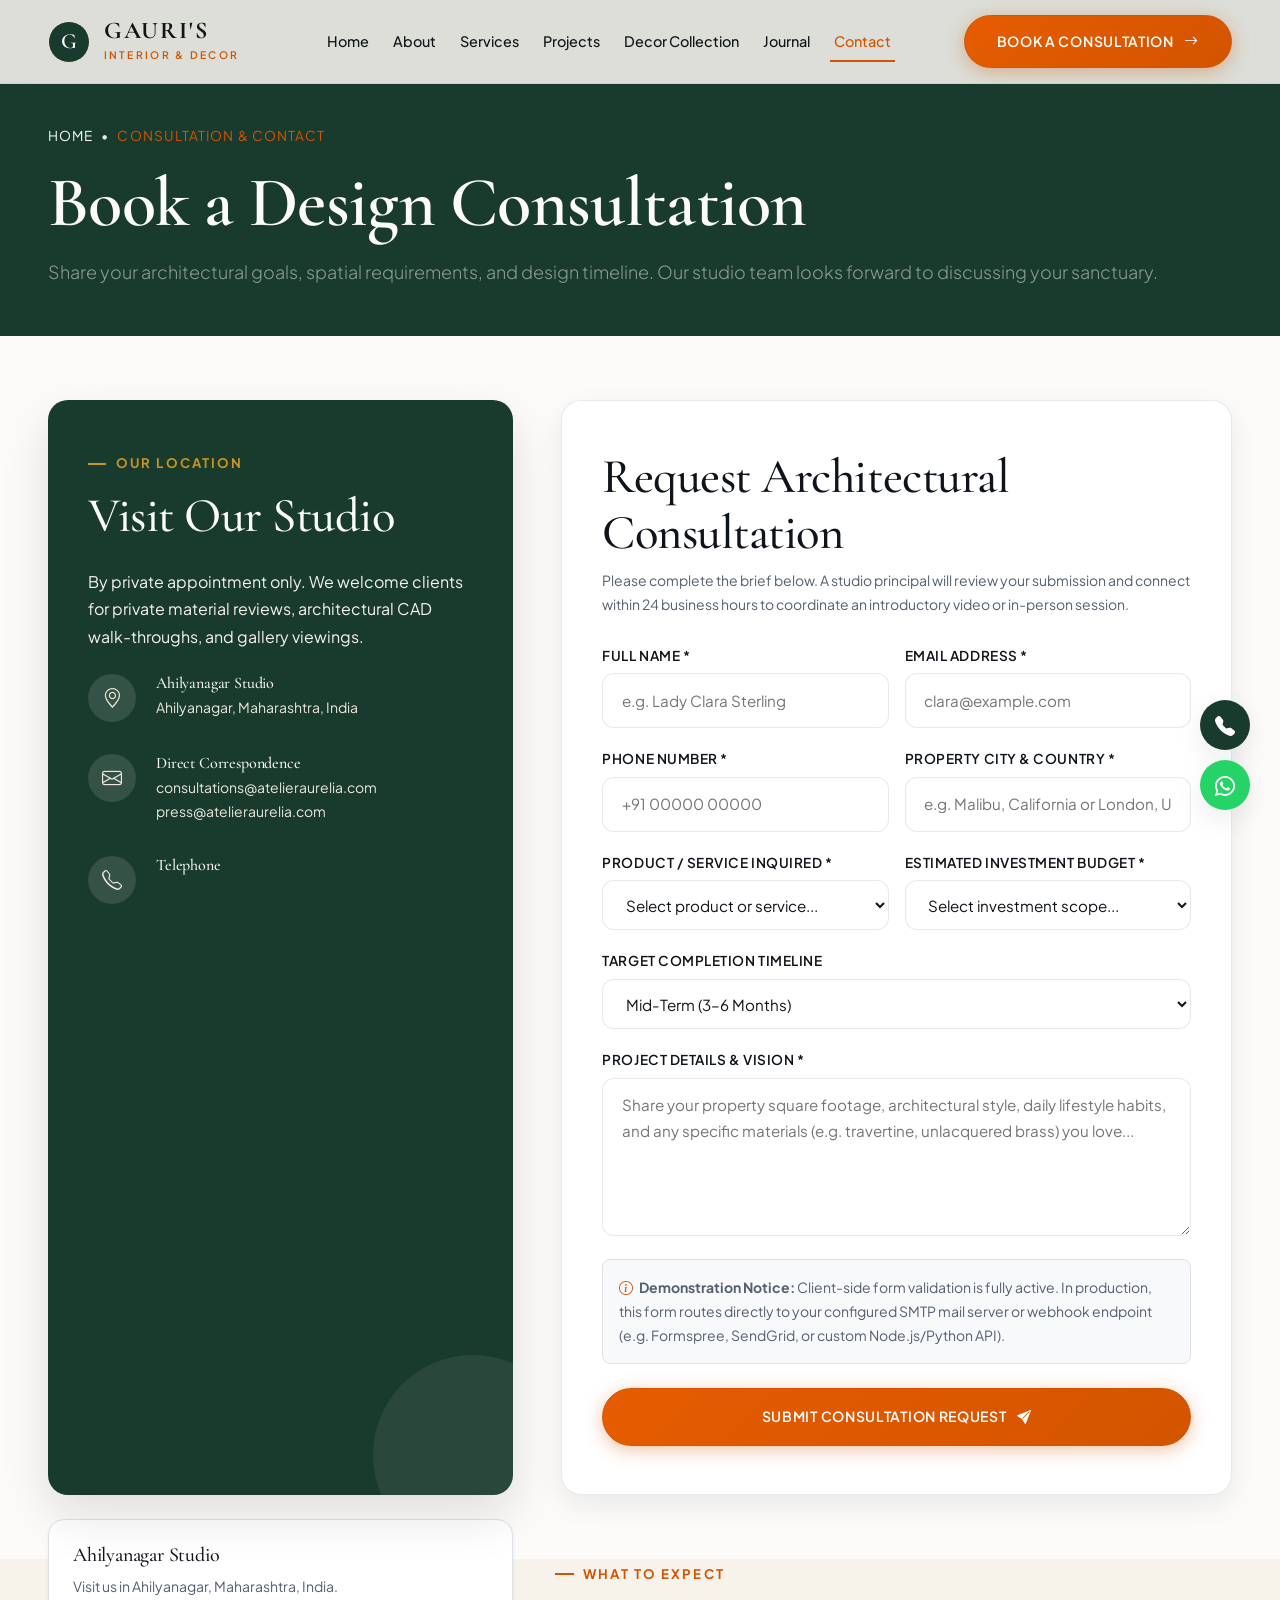
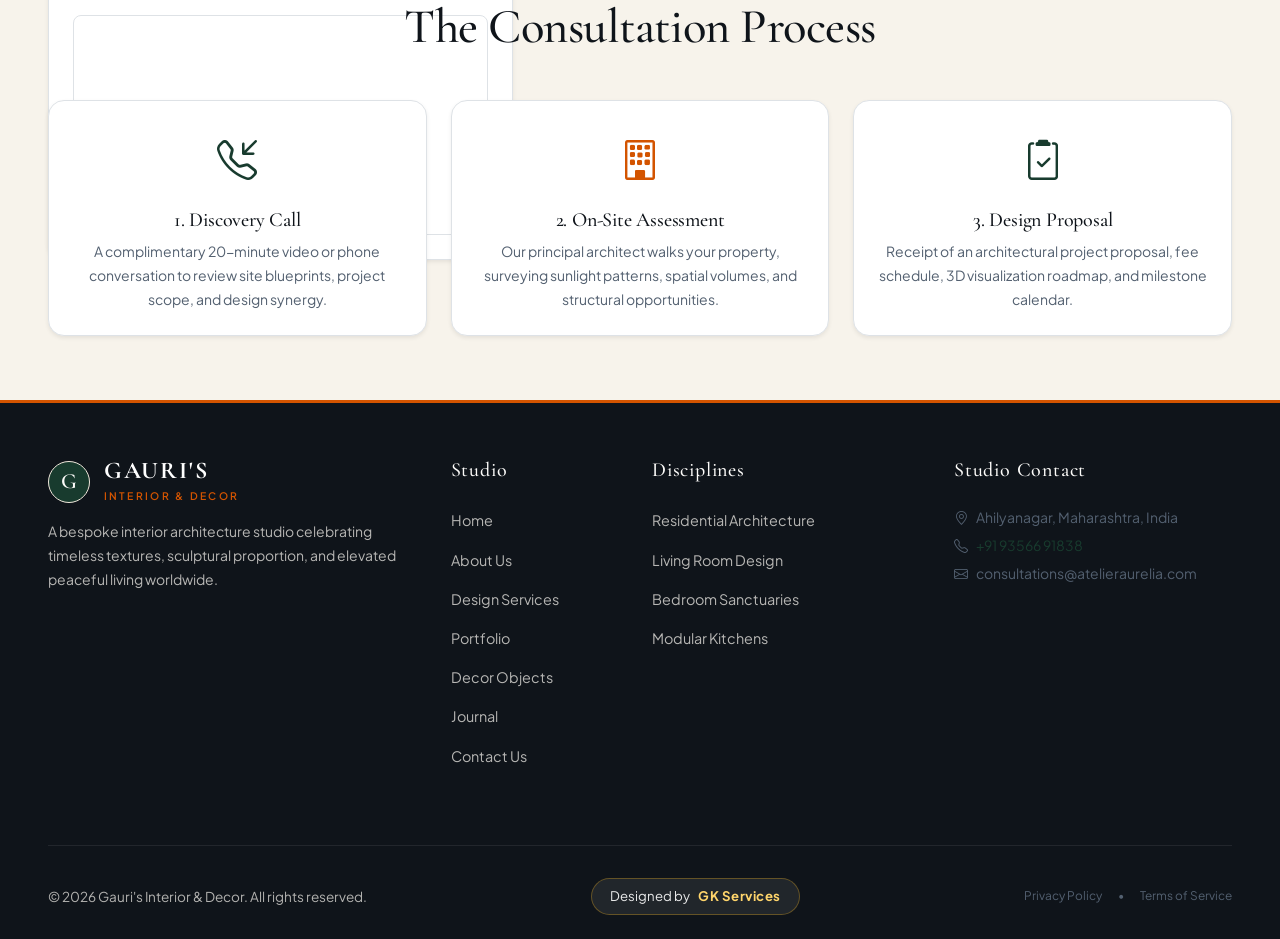
<file: contact.html>
<!DOCTYPE html>
<html lang="en">
<head>
  <meta charset="UTF-8">
  <meta name="viewport" content="width=device-width, initial-scale=1.0">
  <title>Book a Consultation & Contact Us — Gauri's Interior & Decor</title>
  <meta name="description" content="Schedule an interior design and architectural consultation with Gauri's Interior & Decor. Visit our Manhattan studio or request an international site consultation.">
  <link rel="preconnect" href="https://fonts.googleapis.com">
  <link rel="preconnect" href="https://fonts.gstatic.com" crossorigin>
  <link href="https://fonts.googleapis.com/css2?family=Cormorant+Garamond:ital,wght@0,400;0,500;0,600;0,700;1,400;1,600&family=Plus+Jakarta+Sans:wght@300;400;500;600;700&display=swap" rel="stylesheet">
  <link href="https://cdn.jsdelivr.net/npm/bootstrap@5.3.3/dist/css/bootstrap.min.css" rel="stylesheet">
  <link rel="stylesheet" href="https://cdn.jsdelivr.net/npm/bootstrap-icons@1.11.3/font/bootstrap-icons.min.css">
  <link rel="stylesheet" href="https://cdnjs.cloudflare.com/ajax/libs/font-awesome/6.5.1/css/all.min.css">
  <link href="https://unpkg.com/aos@2.3.1/dist/aos.css" rel="stylesheet">
  <link rel="stylesheet" href="css/style.css">
</head>
<body>

  <!-- Navigation -->
  <header>
    <nav class="navbar navbar-expand-lg navbar-aurelia">
      <div class="container-fluid px-lg-5 px-3">
        <a class="navbar-brand brand-wrapper" href="index.html">
          <div class="brand-monogram">G</div>
          <div class="brand-text">
            <span class="brand-name">GAURI'S</span>
            <span class="brand-tagline">INTERIOR &amp; DECOR</span>
          </div>
        </a>
        <button class="navbar-toggler" type="button" data-bs-toggle="offcanvas" data-bs-target="#navbarOffcanvas" aria-controls="navbarOffcanvas" aria-label="Toggle navigation">
          <i class="bi bi-list"></i>
        </button>
        <div class="collapse navbar-collapse justify-content-center d-none d-lg-flex" id="navbarNav">
          <ul class="navbar-nav align-items-center">
            <li class="nav-item"><a class="nav-link" href="index.html">Home</a></li>
            <li class="nav-item"><a class="nav-link" href="about.html">About</a></li>
            <li class="nav-item"><a class="nav-link" href="services.html">Services</a></li>
            <li class="nav-item"><a class="nav-link" href="projects.html">Projects</a></li>
            <li class="nav-item"><a class="nav-link" href="decor.html">Decor Collection</a></li>
            <li class="nav-item"><a class="nav-link" href="blog.html">Journal</a></li>
            <li class="nav-item"><a class="nav-link active" href="contact.html">Contact</a></li>
          </ul>
        </div>
        <div class="d-none d-lg-block">
          <a href="contact.html" class="btn-luxury btn-luxury-terracotta">
            <span>Book a Consultation</span>
            <i class="bi bi-arrow-right"></i>
          </a>
        </div>
      </div>
    </nav>
  </header>

  <!-- Mobile Offcanvas -->
  <div class="offcanvas offcanvas-end offcanvas-aurelia" tabindex="-1" id="navbarOffcanvas">
    <div class="offcanvas-header p-4 border-bottom">
      <div class="brand-wrapper">
        <div class="brand-monogram">G</div>
        <div class="brand-text">
          <span class="brand-name">GAURI'S</span>
          <span class="brand-tagline">INTERIOR &amp; DECOR</span>
        </div>
      </div>
      <button type="button" class="btn-close" data-bs-dismiss="offcanvas" aria-label="Close"></button>
    </div>
    <div class="offcanvas-body p-4 d-flex flex-column justify-content-between">
      <ul class="navbar-nav mb-4">
        <li class="nav-item"><a class="nav-link" href="index.html">Home</a></li>
        <li class="nav-item"><a class="nav-link" href="about.html">About</a></li>
        <li class="nav-item"><a class="nav-link" href="services.html">Services</a></li>
        <li class="nav-item"><a class="nav-link" href="projects.html">Projects</a></li>
        <li class="nav-item"><a class="nav-link" href="decor.html">Decor Collection</a></li>
        <li class="nav-item"><a class="nav-link" href="blog.html">Journal</a></li>
        <li class="nav-item"><a class="nav-link active" href="contact.html">Contact</a></li>
      </ul>
      <div class="mt-auto">
        <a href="contact.html" class="btn-luxury btn-luxury-terracotta w-100 text-center">Book a Consultation</a>
      </div>
    </div>
  </div>

  <main>
    <!-- Page Hero Banner -->
    <section class="page-hero">
      <div class="container-fluid px-lg-5 px-3">
        <nav aria-label="breadcrumb">
          <div class="breadcrumb-custom mb-3">
            <a href="index.html">Home</a>
            <span>&bull;</span>
            <span class="text-terracotta">Consultation & Contact</span>
          </div>
        </nav>
        <h1>Book a Design Consultation</h1>
        <p class="lead mb-0 text-white-50 max-w-750">
          Share your architectural goals, spatial requirements, and design timeline. Our studio team looks forward to discussing your sanctuary.
        </p>
      </div>
    </section>

    <!-- Consultation & Studio Section -->
    <section class="section-padding bg-ivory">
      <div class="container-fluid px-lg-5 px-3">
        <div class="row g-5">
          
          <!-- Contact Details Column -->
          <div class="col-lg-5" data-aos="fade-right">
            <div class="contact-card-info mb-4">
              <span class="section-subtitle light">Our Location</span>
              <h2 class="text-ivory mb-4">Visit Our Studio</h2>
              <p class="mb-4" style="color: var(--color-beige-light);">
                By private appointment only. We welcome clients for private material reviews, architectural CAD walk-throughs, and gallery viewings.
              </p>

              <div class="contact-info-item">
                <div class="contact-icon-box"><i class="bi bi-geo-alt"></i></div>
                <div>
                  <h6 class="text-ivory mb-1">Ahilyanagar Studio</h6>
                  <p class="small mb-0" style="color: var(--color-beige);">
                    Ahilyanagar, Maharashtra, India
                  </p>
                </div>
              </div>

              <div class="contact-info-item">
                <div class="contact-icon-box"><i class="bi bi-envelope"></i></div>
                <div>
                  <h6 class="text-ivory mb-1">Direct Correspondence</h6>
                  <p class="small mb-0" style="color: var(--color-beige);">
                    consultations@atelieraurelia.com<br>
                    press@atelieraurelia.com
                  </p>
                </div>
              </div>

              <div class="contact-info-item">
                <div class="contact-icon-box"><i class="bi bi-telephone"></i></div>
                <div>
                  <h6 class="text-ivory mb-1">Telephone</h6>
                  <p class="small mb-0" style="color: var(--color-beige);">
                    <a href="tel:+919356691838" class="text-beige">+91 93566 91838</a>
                  </p>
                </div>
              </div>

            </div>

            <!-- Interactive Map Preview Card -->
            <div class="p-4 bg-white rounded-4 border shadow-sm" id="map">
              <h5 class="mb-2">Ahilyanagar Studio</h5>
              <p class="small text-muted-custom mb-3">Visit us in Ahilyanagar, Maharashtra, India.</p>
              
              <!-- Styled Embedded Responsive Map -->
              <div class="rounded-3 overflow-hidden border" style="height: 220px; position: relative;">
                <iframe 
                  src="https://maps.google.com/maps?q=Ahilyanagar%2C%20Maharashtra%2C%20India&t=&z=13&ie=UTF8&iwloc=&output=embed" 
                  width="100%" 
                  height="100%" 
                  style="border:0;" 
                  allowfullscreen="" 
                  loading="lazy" 
                  referrerpolicy="no-referrer-when-downgrade"
                  title="Studio location map">
                </iframe>
              </div>
            </div>

          </div>

          <!-- Comprehensive Consultation Form Column -->
          <div class="col-lg-7" data-aos="fade-left">
            <div class="contact-form-card">
              <h2 class="mb-2">Request Architectural Consultation</h2>
              <p class="small text-muted-custom mb-4">
                Please complete the brief below. A studio principal will review your submission and connect within 24 business hours to coordinate an introductory video or in-person session.
              </p>

              <form id="consultationForm" novalidate>
                <div class="row g-3">
                  <!-- Name -->
                  <div class="col-md-6">
                    <label for="clientName" class="form-label">Full Name *</label>
                    <input type="text" class="form-control-luxury" id="clientName" placeholder="e.g. Lady Clara Sterling" required>
                    <div class="invalid-feedback">Please enter your name.</div>
                  </div>

                  <!-- Email -->
                  <div class="col-md-6">
                    <label for="clientEmail" class="form-label">Email Address *</label>
                    <input type="email" class="form-control-luxury" id="clientEmail" placeholder="clara@example.com" required>
                    <div class="invalid-feedback">Please provide a valid email address.</div>
                  </div>

                  <!-- Phone -->
                  <div class="col-md-6">
                    <label for="clientPhone" class="form-label">Phone Number *</label>
                    <input type="tel" class="form-control-luxury" id="clientPhone" placeholder="+91 00000 00000" required>
                    <div class="invalid-feedback">Please enter your contact phone number.</div>
                  </div>

                  <!-- Property Location -->
                  <div class="col-md-6">
                    <label for="propertyLocation" class="form-label">Property City & Country *</label>
                    <input type="text" class="form-control-luxury" id="propertyLocation" placeholder="e.g. Malibu, California or London, UK" required>
                    <div class="invalid-feedback">Please specify property location.</div>
                  </div>

                  <!-- Service Discipline -->
                  <div class="col-md-6">
                    <label for="clientService" class="form-label">Product / Service Inquired *</label>
                    <select class="form-select-luxury" id="clientService" required>
                      <option value="" disabled selected>Select product or service...</option>
                      <option value="WPC Fluted Panels & Wall Cladding">WPC Fluted Panels &amp; Wall Cladding</option>
                      <option value="UV Marble Sheets & Charcoal Panels">UV Marble Sheets &amp; Charcoal Panels</option>
                      <option value="PU Stone & 3D Wall Panels">PU Stone &amp; 3D Wall Panels</option>
                      <option value="Acrylic & PVC Wall Mouldings">Acrylic &amp; PVC Wall Mouldings</option>
                      <option value="Premium Wallpapers & Ceiling Materials">Premium Wallpapers &amp; Ceiling Materials</option>
                      <option value="Louvers & Decorative Hardware Accessories">Louvers &amp; Decorative Accessories</option>
                      <option value="Request Sample Box & Wholesale Catalog">Request Sample Box &amp; Wholesale Catalog</option>
                      <option value="Turnkey Residential Interior Design">Turnkey Residential Interior Design</option>
                      <option value="Commercial & Office Interior Architecture">Commercial &amp; Office Interior Architecture</option>
                    </select>
                    <div class="invalid-feedback">Please select a product or service.</div>
                  </div>

                  <!-- Budget Selector -->
                  <div class="col-md-6">
                    <label for="clientBudget" class="form-label">Estimated Investment Budget *</label>
                    <select class="form-select-luxury" id="clientBudget" required>
                      <option value="" disabled selected>Select investment scope...</option>
                      <option value="₹25,000 - ₹50,000">₹25,000 &ndash; ₹50,000 (Room Styling & Refresh)</option>
                      <option value="₹50,000 - ₹150,000">₹50,000 &ndash; ₹150,000 (Major Room / Kitchen Remodel)</option>
                      <option value="₹150,000 - ₹350,000">₹150,000 &ndash; ₹350,000 (Full Apartment / Residence)</option>
                      <option value="₹350,000+">₹350,000+ (Full Luxury Architectural Estate / Commercial)</option>
                    </select>
                    <div class="invalid-feedback">Please select a budget range.</div>
                  </div>

                  <!-- Target Timeline -->
                  <div class="col-md-12">
                    <label for="clientTimeline" class="form-label">Target Completion Timeline</label>
                    <select class="form-select-luxury" id="clientTimeline">
                      <option value="Immediate (1-3 months)">Immediate (1&ndash;3 Months)</option>
                      <option value="Mid-term (3-6 months)" selected>Mid-Term (3&ndash;6 Months)</option>
                      <option value="Long-term (6-12 months)">Long-Term (6&ndash;12 Months)</option>
                      <option value="Planning Phase (1+ Year)">Future Planning Phase (1+ Year)</option>
                    </select>
                  </div>

                  <!-- Message Details -->
                  <div class="col-12">
                    <label for="clientMessage" class="form-label">Project Details & Vision *</label>
                    <textarea class="form-control-luxury" id="clientMessage" rows="5" placeholder="Share your property square footage, architectural style, daily lifestyle habits, and any specific materials (e.g. travertine, unlacquered brass) you love..." required></textarea>
                    <div class="invalid-feedback">Please provide a brief description of your project.</div>
                  </div>

                  <!-- Transparent Technical Note -->
                  <div class="col-12">
                    <div class="p-3 bg-light rounded-3 border">
                      <p class="small text-muted-custom mb-0">
                        <i class="bi bi-info-circle text-terracotta me-1"></i>
                        <strong>Demonstration Notice:</strong> Client-side form validation is fully active. In production, this form routes directly to your configured SMTP mail server or webhook endpoint (e.g. Formspree, SendGrid, or custom Node.js/Python API).
                      </p>
                    </div>
                  </div>

                  <!-- Submit CTA -->
                  <div class="col-12 mt-4">
                    <button type="submit" class="btn-luxury btn-luxury-terracotta w-100 py-3">
                      <span>Submit Consultation Request</span>
                      <i class="bi bi-send-fill"></i>
                    </button>
                  </div>
                </div>
              </form>

            </div>
          </div>

        </div>
      </div>
    </section>

    <!-- Consultation FAQ -->
    <section class="section-padding bg-beige pt-0">
      <div class="container-fluid px-lg-5 px-3">
        <div class="section-header text-center max-w-750 mx-auto" data-aos="fade-up">
          <span class="section-subtitle">What to Expect</span>
          <h2>The Consultation Process</h2>
        </div>

        <div class="row g-4 justify-content-center">
          <div class="col-md-4" data-aos="fade-up">
            <div class="p-4 bg-white rounded-4 border h-100 shadow-sm text-center">
              <div class="fs-1 text-olive mb-3"><i class="bi bi-telephone-inbound"></i></div>
              <h5>1. Discovery Call</h5>
              <p class="small text-muted-custom mb-0">
                A complimentary 20-minute video or phone conversation to review site blueprints, project scope, and design synergy.
              </p>
            </div>
          </div>

          <div class="col-md-4" data-aos="fade-up" data-aos-delay="100">
            <div class="p-4 bg-white rounded-4 border h-100 shadow-sm text-center">
              <div class="fs-1 text-terracotta mb-3"><i class="bi bi-building"></i></div>
              <h5>2. On-Site Assessment</h5>
              <p class="small text-muted-custom mb-0">
                Our principal architect walks your property, surveying sunlight patterns, spatial volumes, and structural opportunities.
              </p>
            </div>
          </div>

          <div class="col-md-4" data-aos="fade-up" data-aos-delay="200">
            <div class="p-4 bg-white rounded-4 border h-100 shadow-sm text-center">
              <div class="fs-1 text-olive mb-3"><i class="bi bi-clipboard2-check"></i></div>
              <h5>3. Design Proposal</h5>
              <p class="small text-muted-custom mb-0">
                Receipt of an architectural project proposal, fee schedule, 3D visualization roadmap, and milestone calendar.
              </p>
            </div>
          </div>
        </div>
      </div>
    </section>
  </main>

  <!-- Footer -->
  <footer class="footer-aurelia">
    <div class="container-fluid px-lg-5 px-3">
      <div class="row g-4">
        <div class="col-lg-4 col-md-6">
          <div class="brand-wrapper mb-3">
            <div class="brand-monogram">G</div>
            <div class="brand-text">
              <span class="brand-name text-white">GAURI'S</span>
              <span class="brand-tagline">INTERIOR &amp; DECOR</span>
            </div>
          </div>
          <p class="small pe-lg-4" style="color: rgba(248, 245, 240, 0.72);">
            A bespoke interior architecture studio celebrating timeless textures, sculptural proportion, and elevated peaceful living worldwide.
          </p>
        </div>
        <div class="col-lg-2 col-md-6 col-6">
          <h4>Studio</h4>
          <ul class="footer-links">
            <li><a href="index.html">Home</a></li>
            <li><a href="about.html">About Us</a></li>
            <li><a href="services.html">Design Services</a></li>
            <li><a href="projects.html">Portfolio</a></li>
            <li><a href="decor.html">Decor Objects</a></li>
            <li><a href="blog.html">Journal</a></li>
            <li><a href="contact.html">Contact Us</a></li>
          </ul>
        </div>
        <div class="col-lg-3 col-md-6 col-6">
          <h4>Disciplines</h4>
          <ul class="footer-links">
            <li><a href="services.html#residential">Residential Architecture</a></li>
            <li><a href="services.html#living">Living Room Design</a></li>
            <li><a href="services.html#bedroom">Bedroom Sanctuaries</a></li>
            <li><a href="services.html#kitchen">Modular Kitchens</a></li>
          </ul>
        </div>
        <div class="col-lg-3 col-md-6">
          <h4>Studio Contact</h4>
          <p class="small text-beige mb-1"><i class="bi bi-geo-alt me-2"></i>Ahilyanagar, Maharashtra, India</p>
          <p class="small text-beige mb-1"><i class="bi bi-telephone me-2"></i><a href="tel:+919356691838" class="text-beige">+91 93566 91838</a></p>
          <p class="small text-beige"><i class="bi bi-envelope me-2"></i>consultations@atelieraurelia.com</p>
        </div>
      </div>
      <div class="footer-bottom d-flex flex-column flex-md-row justify-content-between align-items-center gap-3">
        <div>
          &copy; 2026 Gauri's Interior &amp; Decor. All rights reserved.
        </div>
        <div>
          <a href="#" class="designer-credit-box" title="Website Design & Development by GK Services">
            <span>Designed by</span>
            <strong class="designer-brand">GK Services</strong>
          </a>
        </div>
        <div class="mt-2 mt-md-0 d-flex gap-3">
          <a href="#" class="text-muted-custom small">Privacy Policy</a>
          <span class="text-muted-custom small">&bull;</span>
          <a href="#" class="text-muted-custom small">Terms of Service</a>
        </div>
      </div>
    </div>
  </footer>

  <a href="tel:+919356691838" class="contact-float-btn call-float" aria-label="Call GK Services at 9356691838" title="Call 9356691838"><i class="bi bi-telephone-fill"></i></a>
  <a href="https://wa.me/919356691838" class="contact-float-btn whatsapp-float" aria-label="Chat with GK Services on WhatsApp" title="Chat on WhatsApp" target="_blank" rel="noopener noreferrer"><i class="bi bi-whatsapp"></i></a>
  <button id="backToTopBtn" class="back-to-top" aria-label="Back to top"><i class="bi bi-arrow-up"></i></button>

  <script src="https://cdn.jsdelivr.net/npm/bootstrap@5.3.3/dist/js/bootstrap.bundle.min.js"></script>
  <script src="https://unpkg.com/aos@2.3.1/dist/aos.js"></script>
  <script src="js/script.js"></script>
</body>
</html>
</file>
<file: css/style.css>
/* ==========================================================================
   ATELIER AURELIA — Luxury Interior Design & Home Decor
   Design System & Master Stylesheet
   ========================================================================== */

/* --------------------------------------------------------------------------
   1. CSS Custom Properties / Design Tokens
   -------------------------------------------------------------------------- */
:root {
  /* Brand Color Palette - Vibrant Luxury Architectural */
  --color-ivory: #FCFBF9;
  --color-ivory-light: #FFFFFF;
  --color-beige: #EFE7DB;
  --color-beige-light: #F7F3EB;
  --color-olive: #183B2E;
  --color-olive-dark: #0E261D;
  --color-olive-light: #245744;
  --color-charcoal: #0F141A;
  --color-charcoal-light: #1A232E;
  --color-charcoal-muted: #536070;
  --color-terracotta: #D35400;
  --color-terracotta-hover: #B84300;
  --color-terracotta-light: #FFF0EB;
  --color-gold: #C8961E;
  --color-gold-hover: #DFAB29;
  --color-gold-light: #FDF6E2;
  --color-emerald: #145A32;
  --color-white: #FFFFFF;
  --color-border: rgba(15, 20, 26, 0.09);
  --color-border-light: rgba(15, 20, 26, 0.05);
  --color-border-gold: rgba(200, 150, 30, 0.35);

  /* Typography */
  --font-heading: 'Cormorant Garamond', 'Playfair Display', Georgia, serif;
  --font-body: 'Plus Jakarta Sans', 'Inter', -apple-system, BlinkMacSystemFont, 'Segoe UI', Roboto, sans-serif;

  /* Elevations & Shadows */
  --shadow-sm: 0 4px 12px rgba(15, 20, 26, 0.05);
  --shadow-md: 0 10px 28px rgba(15, 20, 26, 0.08);
  --shadow-lg: 0 20px 50px rgba(15, 20, 26, 0.12);
  --shadow-hover: 0 22px 55px rgba(211, 84, 0, 0.18);
  --shadow-glow: 0 0 25px rgba(200, 150, 30, 0.3);

  /* Transitions */
  --transition-fast: 0.25s cubic-bezier(0.16, 1, 0.3, 1);
  --transition-normal: 0.4s cubic-bezier(0.16, 1, 0.3, 1);
  --transition-slow: 0.7s cubic-bezier(0.16, 1, 0.3, 1);

  /* Layout & Geometry */
  --radius-sm: 6px;
  --radius-md: 12px;
  --radius-lg: 20px;
  --radius-pill: 999px;
  --header-height: 84px;
}

/* --------------------------------------------------------------------------
   2. Reset & Base Typography
   -------------------------------------------------------------------------- */
*, *::before, *::after {
  box-sizing: border-box;
}

html {
  scroll-behavior: smooth;
  scroll-padding-top: var(--header-height);
  font-size: 16px;
}

body {
  margin: 0;
  padding: 0;
  font-family: var(--font-body);
  font-size: 1rem;
  line-height: 1.7;
  color: var(--color-charcoal);
  background-color: var(--color-ivory);
  -webkit-font-smoothing: antialiased;
  -moz-osx-font-smoothing: grayscale;
  overflow-x: hidden;
}

h1, h2, h3, h4, h5, h6 {
  font-family: var(--font-heading);
  color: var(--color-charcoal);
  font-weight: 500;
  line-height: 1.15;
  letter-spacing: -0.01em;
  margin-top: 0;
}

h1 {
  font-size: clamp(2.5rem, 5.5vw, 4.75rem);
  font-weight: 600;
}

h2 {
  font-size: clamp(2rem, 3.8vw, 3.25rem);
}

h3 {
  font-size: clamp(1.4rem, 2.4vw, 2rem);
}

h4 {
  font-size: 1.35rem;
}

p {
  margin-bottom: 1.25rem;
  color: var(--color-charcoal-muted);
  font-weight: 400;
}

p.lead {
  font-size: clamp(1.05rem, 1.4vw, 1.25rem);
  line-height: 1.8;
  color: var(--color-charcoal-light);
}

a {
  color: var(--color-olive);
  text-decoration: none;
  transition: color var(--transition-fast);
}

a:hover {
  color: var(--color-terracotta);
}

img {
  max-width: 100%;
  height: auto;
  display: block;
}

/* Custom Scrollbar */
::-webkit-scrollbar {
  width: 9px;
}
::-webkit-scrollbar-track {
  background: var(--color-ivory);
}
::-webkit-scrollbar-thumb {
  background: var(--color-beige);
  border-radius: var(--radius-pill);
  border: 2px solid var(--color-ivory);
}
::-webkit-scrollbar-thumb:hover {
  background: var(--color-olive-light);
}

/* --------------------------------------------------------------------------
   3. Utility Classes & Shared Elements
   -------------------------------------------------------------------------- */
.bg-ivory { background-color: var(--color-ivory) !important; }
.bg-beige { background-color: var(--color-beige-light) !important; }
.bg-olive { background-color: var(--color-olive) !important; }
.bg-charcoal { background-color: var(--color-charcoal) !important; }
.bg-terracotta { background-color: var(--color-terracotta) !important; }
.bg-gold { background-color: var(--color-gold) !important; }
.bg-emerald { background-color: var(--color-emerald) !important; }

.text-olive { color: var(--color-olive) !important; }
.text-terracotta { color: var(--color-terracotta) !important; }
.text-charcoal { color: var(--color-charcoal) !important; }
.text-ivory { color: var(--color-ivory) !important; }
.text-gold { color: var(--color-gold) !important; }
.text-emerald { color: var(--color-emerald) !important; }
.text-muted-custom { color: var(--color-charcoal-muted) !important; }

.section-padding {
  padding: clamp(3rem, 5vw, 5rem) 0;
}

.section-subtitle {
  display: inline-block;
  font-family: var(--font-body);
  font-size: 0.825rem;
  font-weight: 700;
  text-transform: uppercase;
  letter-spacing: 0.16em;
  color: var(--color-terracotta);
  margin-bottom: 0.85rem;
  position: relative;
  padding-left: 1.75rem;
}

.section-subtitle::before {
  content: '';
  position: absolute;
  left: 0;
  top: 50%;
  width: 1.15rem;
  height: 2px;
  background-color: var(--color-terracotta);
  transform: translateY(-50%);
}

.section-subtitle.light {
  color: var(--color-gold);
}
.section-subtitle.light::before {
  background-color: var(--color-gold);
}

.section-header {
  margin-bottom: clamp(1.75rem, 3.5vw, 3rem);
}

.divider-ornament {
  display: flex;
  align-items: center;
  justify-content: center;
  gap: 1rem;
  margin: 1.5rem 0;
}
.divider-ornament::before,
.divider-ornament::after {
  content: '';
  height: 1px;
  width: 60px;
  background: var(--color-border);
}

/* --------------------------------------------------------------------------
   4. Buttons & Badges
   -------------------------------------------------------------------------- */
.btn-luxury {
  display: inline-flex;
  align-items: center;
  justify-content: center;
  gap: 0.65rem;
  padding: 0.85rem 2rem;
  font-family: var(--font-body);
  font-size: 0.875rem;
  font-weight: 600;
  letter-spacing: 0.05em;
  text-transform: uppercase;
  border-radius: var(--radius-pill);
  transition: all var(--transition-normal);
  position: relative;
  overflow: hidden;
  border: 1px solid transparent;
  cursor: pointer;
  box-shadow: var(--shadow-sm);
}

.btn-luxury-olive {
  background-color: var(--color-olive);
  color: var(--color-white);
  border-color: var(--color-olive);
}
.btn-luxury-olive:hover {
  background-color: var(--color-olive-dark);
  color: var(--color-white);
  transform: translateY(-2px);
  box-shadow: var(--shadow-md);
}

.btn-luxury-terracotta {
  background: linear-gradient(135deg, #E65C00 0%, #D35400 100%);
  color: var(--color-white);
  border-color: #D35400;
  box-shadow: 0 4px 18px rgba(211, 84, 0, 0.35);
}
.btn-luxury-terracotta:hover {
  background: linear-gradient(135deg, #F36E1B 0%, #BF4300 100%);
  color: var(--color-white);
  transform: translateY(-2px);
  box-shadow: 0 8px 24px rgba(211, 84, 0, 0.45);
}

.btn-luxury-gold {
  background: linear-gradient(135deg, #D4AF37 0%, #B8860B 100%);
  color: #0F141A;
  font-weight: 700;
  border-color: #D4AF37;
  box-shadow: 0 4px 16px rgba(212, 175, 55, 0.35);
}
.btn-luxury-gold:hover {
  background: linear-gradient(135deg, #E6C252 0%, #C99700 100%);
  color: #0F141A;
  transform: translateY(-2px);
  box-shadow: 0 8px 25px rgba(212, 175, 55, 0.5);
}

.btn-luxury-outline {
  background-color: transparent;
  color: var(--color-charcoal);
  border-color: var(--color-charcoal);
}
.btn-luxury-outline:hover {
  background-color: var(--color-charcoal);
  color: var(--color-white);
  transform: translateY(-2px);
  box-shadow: var(--shadow-md);
}

.btn-luxury-outline-light {
  background-color: rgba(255, 255, 255, 0.08);
  backdrop-filter: blur(8px);
  color: var(--color-white);
  border-color: rgba(255, 255, 255, 0.4);
}
.btn-luxury-outline-light:hover {
  background-color: var(--color-white);
  color: var(--color-charcoal);
  border-color: var(--color-white);
  transform: translateY(-2px);
  box-shadow: 0 8px 20px rgba(0, 0, 0, 0.25);
}
.btn-luxury-outline-light:hover {
  background-color: var(--color-ivory);
  color: var(--color-charcoal);
  border-color: var(--color-ivory);
  transform: translateY(-2px);
}

.badge-luxury {
  display: inline-flex;
  align-items: center;
  gap: 0.35rem;
  padding: 0.35rem 0.9rem;
  font-size: 0.75rem;
  font-weight: 600;
  text-transform: uppercase;
  letter-spacing: 0.08em;
  border-radius: var(--radius-pill);
  background-color: rgba(69, 75, 55, 0.08);
  color: var(--color-olive);
}

/* --------------------------------------------------------------------------
   5. Navigation Bar
   -------------------------------------------------------------------------- */
.navbar-aurelia {
  position: fixed;
  top: 0;
  left: 0;
  right: 0;
  height: var(--header-height);
  z-index: 1030;
  background-color: rgba(248, 245, 240, 0.88);
  backdrop-filter: blur(14px);
  -webkit-backdrop-filter: blur(14px);
  border-bottom: 1px solid rgba(69, 75, 55, 0.08);
  transition: all var(--transition-normal);
}

.navbar-aurelia.scrolled {
  background-color: rgba(248, 245, 240, 0.97);
  box-shadow: var(--shadow-md);
  height: 74px;
}

.brand-wrapper {
  display: flex;
  align-items: center;
  gap: 0.85rem;
}

.brand-monogram {
  width: 42px;
  height: 42px;
  border-radius: 50%;
  background: var(--color-olive);
  color: var(--color-ivory);
  display: flex;
  align-items: center;
  justify-content: center;
  font-family: var(--font-heading);
  font-size: 1.35rem;
  font-weight: 600;
  letter-spacing: 0.02em;
  border: 1px solid var(--color-beige);
}

.brand-text {
  display: flex;
  flex-direction: column;
}

.brand-name {
  font-family: var(--font-heading);
  font-size: 1.5rem;
  font-weight: 700;
  letter-spacing: 0.08em;
  color: var(--color-charcoal);
  line-height: 1;
}

.brand-tagline {
  font-size: 0.65rem;
  letter-spacing: 0.22em;
  text-transform: uppercase;
  color: var(--color-terracotta);
  font-weight: 600;
  margin-top: 0.2rem;
}

.navbar-nav .nav-item {
  margin: 0 0.5rem;
}

.navbar-nav .nav-link {
  font-family: var(--font-body);
  font-size: 0.9rem;
  font-weight: 500;
  color: var(--color-charcoal);
  padding: 0.5rem 0.25rem !important;
  position: relative;
  transition: color var(--transition-fast);
}

.navbar-nav .nav-link::after {
  content: '';
  position: absolute;
  bottom: 0;
  left: 0;
  width: 0%;
  height: 2px;
  background-color: var(--color-terracotta);
  transition: width var(--transition-fast);
}

.navbar-nav .nav-link:hover,
.navbar-nav .nav-link.active {
  color: var(--color-terracotta);
}

.navbar-nav .nav-link:hover::after,
.navbar-nav .nav-link.active::after {
  width: 100%;
}

.navbar-toggler {
  border: none;
  padding: 0.4rem;
  color: var(--color-charcoal);
  font-size: 1.6rem;
}
.navbar-toggler:focus {
  box-shadow: none;
}

/* Mobile Offcanvas Menu */
.offcanvas-aurelia {
  background-color: var(--color-ivory);
  border-left: 1px solid var(--color-border);
}
.offcanvas-aurelia .nav-link {
  font-family: var(--font-heading);
  font-size: 1.6rem;
  padding: 0.75rem 0;
  color: var(--color-charcoal);
  border-bottom: 1px solid var(--color-border-light);
}
.offcanvas-aurelia .nav-link:hover,
.offcanvas-aurelia .nav-link.active {
  color: var(--color-terracotta);
  padding-left: 0.5rem;
}

/* --------------------------------------------------------------------------
   6. Hero Section
   -------------------------------------------------------------------------- */
.hero-section {
  position: relative;
  min-height: 92vh;
  display: flex;
  align-items: center;
  padding-top: calc(var(--header-height) + 2.5rem);
  padding-bottom: 4rem;
  background-color: var(--color-charcoal);
  overflow: hidden;
}

.hero-background-wrapper {
  position: absolute;
  top: 0;
  left: 0;
  width: 100%;
  height: 100%;
  z-index: 1;
}

.hero-bg-img {
  width: 100%;
  height: 100%;
  object-fit: cover;
  object-position: center;
  transform: scale(1.03);
  transition: transform 10s ease-out;
}

.hero-overlay {
  position: absolute;
  inset: 0;
  background: linear-gradient(
    105deg,
    rgba(15, 20, 26, 0.95) 0%,
    rgba(15, 20, 26, 0.88) 45%,
    rgba(15, 20, 26, 0.55) 75%,
    rgba(15, 20, 26, 0.35) 100%
  );
}

.hero-content {
  position: relative;
  z-index: 2;
}

.hero-headline {
  font-size: clamp(2.8rem, 5.6vw, 5.25rem);
  font-weight: 600;
  color: #FFFFFF;
  line-height: 1.08;
  margin-bottom: 1.35rem;
  text-shadow: 0 4px 20px rgba(0, 0, 0, 0.4);
}

.hero-headline span.highlight {
  font-style: italic;
  font-weight: 400;
  background: linear-gradient(135deg, #FFE180 0%, #D4AF37 40%, #E67E22 100%);
  -webkit-background-clip: text;
  -webkit-text-fill-color: transparent;
  display: inline-block;
  filter: drop-shadow(0 2px 8px rgba(212, 175, 55, 0.4));
}

.hero-badges-wrapper {
  display: flex;
  flex-wrap: wrap;
  gap: 0.75rem;
  margin-bottom: 1.5rem;
}

.badge-luxury-hero {
  display: inline-flex;
  align-items: center;
  gap: 0.45rem;
  padding: 0.45rem 1.1rem;
  font-size: 0.76rem;
  font-weight: 700;
  text-transform: uppercase;
  letter-spacing: 0.08em;
  border-radius: var(--radius-pill);
  background: rgba(255, 255, 255, 0.1);
  border: 1px solid rgba(255, 215, 107, 0.45);
  color: #FFD56B;
  backdrop-filter: blur(10px);
  box-shadow: 0 4px 15px rgba(0, 0, 0, 0.25);
}

.hero-lead-text {
  color: rgba(255, 255, 255, 0.88) !important;
  font-size: clamp(1.05rem, 1.35vw, 1.25rem);
  font-weight: 300;
  max-width: 580px;
  line-height: 1.8;
  margin-bottom: 2rem;
  text-shadow: 0 2px 10px rgba(0, 0, 0, 0.3);
}

.hero-feature-tags {
  display: flex;
  flex-wrap: wrap;
  gap: 0.75rem;
  margin-bottom: 2rem;
}

.hero-tag-item {
  display: inline-flex;
  align-items: center;
  gap: 0.4rem;
  font-size: 0.82rem;
  color: rgba(255, 255, 255, 0.9);
  background: rgba(255, 255, 255, 0.07);
  padding: 0.35rem 0.85rem;
  border-radius: var(--radius-pill);
  border: 1px solid rgba(255, 255, 255, 0.15);
}

.hero-tag-item i {
  color: #FFD56B;
}

.hero-stats-strip {
  display: grid;
  grid-template-columns: repeat(3, 1fr);
  gap: 1.5rem;
  margin-top: 2.5rem;
  padding-top: 1.75rem;
  border-top: 1px solid rgba(255, 255, 255, 0.16);
}

.hero-stats-strip .stat-item h3 {
  font-size: 2.4rem;
  font-weight: 700;
  color: #FFD56B;
  margin-bottom: 0.15rem;
  font-family: var(--font-heading);
}

.hero-stats-strip .stat-item p {
  font-size: 0.78rem;
  text-transform: uppercase;
  letter-spacing: 0.1em;
  font-weight: 600;
  color: rgba(255, 255, 255, 0.75);
  margin: 0;
}

/* Interactive Room Showcase on Right Side */
/* Responsive adjustments for Hero Section on smaller screens */
@media (max-width: 767.98px) {
  .hero-section {
    min-height: 70vh;
    padding-top: calc(var(--header-height) + 1rem);
    padding-bottom: 2rem;
  }
  .hero-headline {
    font-size: clamp(2rem, 6vw, 3.5rem);
    text-align: center;
  }
  .hero-lead-text {
    font-size: clamp(0.95rem, 4vw, 1.15rem);
    max-width: 100%;
    margin-left: auto;
    margin-right: auto;
  }
  .hero-badges-wrapper,
  .hero-feature-tags,
  .hero-stats-strip {
    justify-content: center;
  }
  .hero-stats-strip {
    grid-template-columns: repeat(2, 1fr);
  }
}

.hero-showcase-container {
  position: relative;
  border-radius: var(--radius-lg);
  overflow: hidden;
  box-shadow: 0 25px 60px rgba(0, 0, 0, 0.5);
  border: 1px solid rgba(255, 255, 255, 0.2);
  background: rgba(15, 20, 26, 0.6);
  backdrop-filter: blur(8px);
}

.hero-showcase-img {
  width: 100%;
  height: 480px;
  object-fit: cover;
  display: block;
  transition: transform 6s ease-out;
}

.hero-showcase-container:hover .hero-showcase-img {
  transform: scale(1.04);
}

.hero-hotspot {
  position: absolute;
  cursor: pointer;
  z-index: 10;
}

.hero-hotspot-pulse {
  width: 32px;
  height: 32px;
  border-radius: 50%;
  background: linear-gradient(135deg, #E65C00 0%, #D35400 100%);
  color: #FFF;
  display: flex;
  align-items: center;
  justify-content: center;
  font-size: 0.8rem;
  font-weight: bold;
  border: 2px solid #FFF;
  box-shadow: 0 0 0 0 rgba(211, 84, 0, 0.8);
  animation: pin-pulse 2s infinite;
  transition: transform 0.2s;
}

.hero-hotspot:hover .hero-hotspot-pulse {
  transform: scale(1.2);
}

@keyframes pin-pulse {
  0% { box-shadow: 0 0 0 0 rgba(211, 84, 0, 0.85); }
  70% { box-shadow: 0 0 0 14px rgba(211, 84, 0, 0); }
  100% { box-shadow: 0 0 0 0 rgba(211, 84, 0, 0); }
}

.hero-hotspot-tooltip {
  position: absolute;
  bottom: calc(100% + 10px);
  left: 50%;
  transform: translateX(-50%) translateY(6px);
  background: rgba(15, 20, 26, 0.96);
  backdrop-filter: blur(12px);
  border: 1px solid rgba(255, 215, 107, 0.5);
  color: #FFF;
  padding: 0.65rem 1rem;
  border-radius: var(--radius-md);
  font-size: 0.8rem;
  white-space: nowrap;
  opacity: 0;
  pointer-events: none;
  transition: all var(--transition-fast);
  box-shadow: 0 12px 30px rgba(0, 0, 0, 0.5);
  z-index: 20;
}

.hero-hotspot:hover .hero-hotspot-tooltip {
  opacity: 1;
  pointer-events: auto;
  transform: translateX(-50%) translateY(0);
}

.hero-hotspot-tooltip::after {
  content: '';
  position: absolute;
  top: 100%;
  left: 50%;
  transform: translateX(-50%);
  border-width: 6px;
  border-style: solid;
  border-color: rgba(15, 20, 26, 0.96) transparent transparent transparent;
}

.hero-hotspot-title {
  font-weight: 700;
  display: block;
  font-size: 0.85rem;
  color: #FFF;
}

.hero-hotspot-price {
  color: #FFD56B;
  font-weight: 800;
  font-size: 0.95rem;
  display: block;
}

.hero-floating-glass-card {
  position: absolute;
  bottom: 1.25rem;
  left: 1.25rem;
  right: 1.25rem;
  background: rgba(15, 20, 26, 0.88);
  backdrop-filter: blur(14px);
  border: 1px solid rgba(255, 255, 255, 0.18);
  border-radius: var(--radius-md);
  padding: 0.85rem 1.25rem;
  display: flex;
  align-items: center;
  justify-content: space-between;
  color: #FFF;
  z-index: 8;
  box-shadow: 0 8px 25px rgba(0, 0, 0, 0.4);
}

/* Quick Trending Products Ticker under Hero */
.hero-trending-strip {
  background: #141A22;
  border-top: 1px solid rgba(255, 255, 255, 0.08);
  border-bottom: 1px solid rgba(255, 255, 255, 0.08);
  padding: 0.9rem 0;
}

.trending-pill-link {
  display: inline-flex;
  align-items: center;
  gap: 0.65rem;
  background: rgba(255, 255, 255, 0.06);
  border: 1px solid rgba(255, 255, 255, 0.12);
  border-radius: var(--radius-pill);
  padding: 0.4rem 1rem;
  color: #FFFFFF;
  font-size: 0.825rem;
  font-weight: 500;
  transition: all var(--transition-fast);
  text-decoration: none;
  white-space: nowrap;
}

.trending-pill-link:hover {
  background: var(--color-terracotta);
  border-color: var(--color-terracotta);
  color: #FFFFFF;
  transform: translateY(-2px);
  box-shadow: 0 4px 14px rgba(211, 84, 0, 0.35);
}

.trending-pill-img {
  width: 26px;
  height: 26px;
  border-radius: 50%;
  object-fit: cover;
  border: 1px solid rgba(255, 255, 255, 0.3);
}

.trending-pill-price {
  color: #FFD56B;
  font-weight: 700;
  margin-left: 0.2rem;
}

/* --------------------------------------------------------------------------
   7. About Section
   -------------------------------------------------------------------------- */
.about-image-composition {
  position: relative;
  padding-bottom: 3rem;
}

.about-img-main {
  width: 85%;
  height: 520px;
  object-fit: cover;
  border-radius: var(--radius-lg);
  box-shadow: var(--shadow-lg);
}

.about-img-overlap {
  position: absolute;
  bottom: 0;
  right: 0;
  width: 55%;
  height: 320px;
  object-fit: cover;
  border-radius: var(--radius-lg);
  border: 8px solid var(--color-ivory);
  box-shadow: var(--shadow-hover);
}

.about-experience-badge {
  position: absolute;
  top: 10%;
  left: -20px;
  background: var(--color-olive);
  color: var(--color-ivory);
  padding: 1.25rem 1.75rem;
  border-radius: var(--radius-md);
  box-shadow: var(--shadow-md);
  text-align: center;
  z-index: 4;
}

.about-experience-badge .years {
  font-family: var(--font-heading);
  font-size: 2.4rem;
  font-weight: 700;
  line-height: 1;
}

.about-experience-badge .label {
  font-size: 0.75rem;
  text-transform: uppercase;
  letter-spacing: 0.12em;
}

.philosophy-pill {
  display: flex;
  align-items: flex-start;
  gap: 1rem;
  margin-bottom: 1.5rem;
}

.philosophy-icon {
  width: 48px;
  height: 48px;
  border-radius: 50%;
  background: var(--color-beige-light);
  color: var(--color-terracotta);
  display: flex;
  align-items: center;
  justify-content: center;
  font-size: 1.25rem;
  flex-shrink: 0;
}

/* --------------------------------------------------------------------------
   8. Services Section
   -------------------------------------------------------------------------- */
#services.section-padding {
  padding: clamp(3rem, 5vw, 5rem) 0;
}

#services .section-header {
  margin-bottom: 2rem;
}

.service-swiper {
  padding: 8px 4px 24px;
}

.service-swiper .swiper-slide {
  height: auto;
}

.service-card {
  background: var(--color-white);
  border-radius: var(--radius-lg);
  overflow: hidden;
  border: 1px solid var(--color-border);
  transition: all var(--transition-normal);
  height: 100%;
  display: flex;
  flex-direction: column;
  box-shadow: var(--shadow-sm);
}

.service-carousel-controls {
  display: flex;
  align-items: center;
  justify-content: center;
  gap: 1rem;
  margin-top: 0.5rem;
}

.service-carousel-prev,
.service-carousel-next {
  width: 42px;
  height: 42px;
  display: inline-flex;
  align-items: center;
  justify-content: center;
  border: 1px solid var(--color-border);
  border-radius: 50%;
  background: var(--color-white);
  color: var(--color-olive);
  box-shadow: var(--shadow-sm);
  transition: all var(--transition-fast);
}

.service-carousel-prev:hover,
.service-carousel-next:hover {
  border-color: var(--color-olive);
  background: var(--color-olive);
  color: var(--color-white);
}

.service-carousel-pagination {
  position: static;
  width: auto !important;
}

.service-carousel-pagination .swiper-pagination-bullet {
  background: var(--color-olive);
  opacity: 0.35;
}

.service-carousel-pagination .swiper-pagination-bullet-active {
  opacity: 1;
}

.service-card:hover {
  transform: translateY(-8px);
  box-shadow: var(--shadow-hover);
  border-color: rgba(184, 117, 88, 0.4);
}

.service-img-wrapper {
  position: relative;
  height: 240px;
  overflow: hidden;
}

.service-img-wrapper img {
  width: 100%;
  height: 100%;
  object-fit: cover;
  transition: transform var(--transition-slow);
}

.service-card:hover .service-img-wrapper img {
  transform: scale(1.08);
}

.service-category-tag {
  position: absolute;
  top: 1rem;
  left: 1rem;
  background: rgba(255, 255, 255, 0.92);
  backdrop-filter: blur(6px);
  color: var(--color-olive);
  font-size: 0.725rem;
  font-weight: 600;
  letter-spacing: 0.08em;
  text-transform: uppercase;
  padding: 0.35rem 0.85rem;
  border-radius: var(--radius-pill);
}

.service-body {
  padding: 1.85rem;
  display: flex;
  flex-direction: column;
  flex-grow: 1;
}

.service-icon-floating {
  width: 52px;
  height: 52px;
  background: var(--color-olive);
  color: var(--color-ivory);
  border-radius: 50%;
  display: flex;
  align-items: center;
  justify-content: center;
  font-size: 1.35rem;
  margin-top: -46px;
  margin-bottom: 1rem;
  position: relative;
  z-index: 2;
  box-shadow: var(--shadow-md);
  border: 3px solid var(--color-white);
  transition: background-color var(--transition-fast);
}

.service-card:hover .service-icon-floating {
  background: var(--color-terracotta);
}

.service-title {
  font-size: 1.45rem;
  margin-bottom: 0.75rem;
  transition: color var(--transition-fast);
}

.service-card:hover .service-title {
  color: var(--color-olive);
}

.service-link {
  display: inline-flex;
  align-items: center;
  gap: 0.45rem;
  font-size: 0.85rem;
  font-weight: 600;
  text-transform: uppercase;
  letter-spacing: 0.06em;
  color: var(--color-terracotta);
  margin-top: auto;
  padding-top: 1rem;
}

.service-link i {
  transition: transform var(--transition-fast);
}

.service-link:hover i {
  transform: translateX(5px);
}

/* --------------------------------------------------------------------------
   9. Featured Projects / Portfolio Section
   -------------------------------------------------------------------------- */
.filter-tabs {
  display: flex;
  flex-wrap: wrap;
  justify-content: center;
  gap: 0.5rem;
  margin-bottom: 2.75rem;
}

.filter-btn {
  background: transparent;
  border: 1px solid var(--color-border);
  padding: 0.55rem 1.4rem;
  border-radius: var(--radius-pill);
  font-size: 0.85rem;
  font-weight: 600;
  color: var(--color-charcoal-muted);
  cursor: pointer;
  transition: all var(--transition-fast);
}

.filter-btn:hover,
.filter-btn.active {
  background: var(--color-olive);
  color: var(--color-ivory);
  border-color: var(--color-olive);
  box-shadow: var(--shadow-sm);
}

.project-grid {
  display: grid;
  grid-template-columns: repeat(auto-fill, minmax(350px, 1fr));
  gap: 1.75rem;
}

@media (max-width: 576px) {
  .project-grid {
    grid-template-columns: 1fr;
  }
}

.project-card {
  position: relative;
  border-radius: var(--radius-lg);
  overflow: hidden;
  background: var(--color-charcoal);
  height: 420px;
  cursor: pointer;
  box-shadow: var(--shadow-md);
  transition: transform var(--transition-normal);
}

.project-card:hover {
  transform: translateY(-6px);
  box-shadow: var(--shadow-hover);
}

.project-img {
  width: 100%;
  height: 100%;
  object-fit: cover;
  transition: transform var(--transition-slow);
}

.project-card:hover .project-img {
  transform: scale(1.08);
  opacity: 0.88;
}

.project-overlay {
  position: absolute;
  inset: 0;
  background: linear-gradient(
    0deg,
    rgba(36, 37, 34, 0.95) 0%,
    rgba(36, 37, 34, 0.6) 50%,
    rgba(36, 37, 34, 0.1) 100%
  );
  padding: 2rem;
  display: flex;
  flex-direction: column;
  justify-content: flex-end;
  transition: opacity var(--transition-normal);
}

.project-category {
  font-size: 0.75rem;
  font-weight: 600;
  letter-spacing: 0.14em;
  text-transform: uppercase;
  color: var(--color-beige);
  margin-bottom: 0.4rem;
}

.project-title {
  color: var(--color-white);
  font-size: 1.65rem;
  margin-bottom: 0.5rem;
}

.project-details {
  display: flex;
  align-items: center;
  justify-content: space-between;
  margin-top: 0.5rem;
  padding-top: 0.75rem;
  border-top: 1px solid rgba(255, 255, 255, 0.2);
}

.project-location {
  color: rgba(248, 245, 240, 0.75);
  font-size: 0.85rem;
}

.project-view-btn {
  width: 40px;
  height: 40px;
  border-radius: 50%;
  background: var(--color-terracotta);
  color: var(--color-white);
  display: flex;
  align-items: center;
  justify-content: center;
  font-size: 1rem;
  transition: transform var(--transition-fast);
}

.project-card:hover .project-view-btn {
  transform: scale(1.15) rotate(45deg);
}

/* --------------------------------------------------------------------------
   10. Architectural Decor & Wall Materials Collection Section
   -------------------------------------------------------------------------- */
.decor-tabs {
  display: flex;
  flex-wrap: wrap;
  justify-content: center;
  gap: 0.5rem;
  margin-bottom: 2.5rem;
}

.category-card {
  background: var(--color-white);
  border-radius: var(--radius-lg);
  overflow: hidden;
  border: 1px solid var(--color-border);
  transition: all var(--transition-normal);
  display: flex;
  flex-direction: column;
  height: 100%;
  box-shadow: 0 4px 20px rgba(15, 20, 26, 0.05);
  position: relative;
}

.category-card:hover {
  transform: translateY(-8px);
  box-shadow: 0 20px 48px rgba(211, 84, 0, 0.16);
  border-color: rgba(211, 84, 0, 0.4);
}

.category-img-box {
  position: relative;
  height: 250px;
  overflow: hidden;
  background-color: var(--color-beige-light);
}

.category-img-box img {
  width: 100%;
  height: 100%;
  object-fit: cover;
  transition: transform var(--transition-slow);
}

.category-card:hover .category-img-box img {
  transform: scale(1.08);
}

.category-badge-pill {
  position: absolute;
  top: 1rem;
  left: 1rem;
  background: rgba(15, 20, 26, 0.88);
  backdrop-filter: blur(8px);
  color: #FFFFFF;
  font-size: 0.7rem;
  font-weight: 700;
  letter-spacing: 0.08em;
  text-transform: uppercase;
  padding: 0.35rem 0.85rem;
  border-radius: var(--radius-pill);
  z-index: 2;
  border: 1px solid rgba(255, 255, 255, 0.15);
}

.badge-stock-pill {
  position: absolute;
  top: 1rem;
  right: 1rem;
  background: rgba(20, 90, 50, 0.92);
  backdrop-filter: blur(6px);
  color: #FFFFFF;
  font-size: 0.68rem;
  font-weight: 700;
  padding: 0.3rem 0.75rem;
  border-radius: var(--radius-pill);
  z-index: 2;
  box-shadow: 0 2px 10px rgba(0, 0, 0, 0.2);
  border: 1px solid rgba(255, 255, 255, 0.2);
}

.category-badge-feature {
  position: absolute;
  bottom: 0.85rem;
  right: 0.85rem;
  background: rgba(15, 20, 26, 0.9);
  backdrop-filter: blur(6px);
  color: #FFD56B;
  font-size: 0.7rem;
  font-weight: 700;
  padding: 0.3rem 0.75rem;
  border-radius: var(--radius-pill);
  z-index: 2;
  border: 1px solid rgba(255, 215, 107, 0.35);
}

.category-body {
  padding: 1.5rem 1.35rem;
  display: flex;
  flex-direction: column;
  flex-grow: 1;
}

.category-title {
  font-size: 1.3rem;
  margin-bottom: 0.35rem;
  color: var(--color-charcoal);
  font-weight: 700;
  transition: color var(--transition-fast);
}

.category-card:hover .category-title {
  color: var(--color-terracotta);
}

/* Prominent Product Price Box */
.product-price-box {
  display: flex;
  align-items: center;
  justify-content: space-between;
  background: #FFF7F2;
  border: 1px solid #FFE2D4;
  border-radius: var(--radius-md);
  padding: 0.65rem 0.85rem;
  margin: 0.75rem 0 1rem 0;
}

.price-main {
  display: flex;
  align-items: baseline;
  gap: 0.25rem;
}

.price-label {
  font-size: 0.72rem;
  text-transform: uppercase;
  font-weight: 600;
  color: var(--color-charcoal-muted);
}

.price-val {
  font-size: 1.4rem;
  font-weight: 800;
  color: var(--color-terracotta);
  line-height: 1;
  font-family: var(--font-body);
}

.price-unit {
  font-size: 0.76rem;
  color: var(--color-charcoal-muted);
  font-weight: 500;
}

.price-wholesale {
  font-size: 0.72rem;
  font-weight: 700;
  color: #145A32;
  background: #E8F8EE;
  padding: 0.2rem 0.55rem;
  border-radius: var(--radius-pill);
  border: 1px solid rgba(20, 90, 50, 0.15);
  white-space: nowrap;
}

.category-features-list {
  display: flex;
  flex-wrap: wrap;
  gap: 0.35rem;
  margin-bottom: 1.25rem;
}

.feature-tag {
  font-size: 0.72rem;
  background-color: var(--color-beige-light);
  color: var(--color-charcoal);
  border: 1px solid var(--color-border);
  padding: 0.2rem 0.55rem;
  border-radius: var(--radius-pill);
  font-weight: 600;
}

.category-footer {
  display: flex;
  align-items: center;
  justify-content: space-between;
  gap: 0.5rem;
  margin-top: auto;
  padding-top: 1rem;
  border-top: 1px solid var(--color-border-light);
}
  color: var(--color-charcoal-muted);
  font-weight: 400;
}

.product-specs-table {
  width: 100%;
  font-size: 0.85rem;
  margin-bottom: 1.25rem;
}

.product-specs-table tr {
  border-bottom: 1px solid var(--color-border-light);
}

.product-specs-table td {
  padding: 0.55rem 0;
}

.product-specs-table td:first-child {
  font-weight: 600;
  color: var(--color-charcoal);
  width: 38%;
}

.product-specs-table td:last-child {
  color: var(--color-charcoal-muted);
}

/* --------------------------------------------------------------------------
   11. Design Process Section
   -------------------------------------------------------------------------- */
.process-timeline {
  position: relative;
}

/* Desktop Connecting Line */
@media (min-width: 992px) {
  .process-timeline::before {
    content: '';
    position: absolute;
    top: 55px;
    left: 8%;
    right: 8%;
    height: 2px;
    background: repeating-linear-gradient(
      90deg,
      var(--color-terracotta),
      var(--color-terracotta) 10px,
      transparent 10px,
      transparent 18px
    );
    z-index: 1;
  }
}

.process-step-card {
  position: relative;
  z-index: 2;
  text-align: center;
  padding: 1.5rem 1rem;
}

.process-number-circle {
  width: 90px;
  height: 90px;
  margin: 0 auto 1.75rem auto;
  border-radius: 50%;
  background: var(--color-white);
  border: 2px solid var(--color-terracotta);
  color: var(--color-olive);
  display: flex;
  flex-direction: column;
  align-items: center;
  justify-content: center;
  box-shadow: var(--shadow-md);
  transition: all var(--transition-normal);
}

.process-step-card:hover .process-number-circle {
  background: var(--color-olive);
  color: var(--color-ivory);
  border-color: var(--color-olive);
  transform: scale(1.1);
}

.process-number-circle .num {
  font-family: var(--font-heading);
  font-size: 1.6rem;
  font-weight: 700;
  line-height: 1;
}

.process-number-circle i {
  font-size: 1.15rem;
  margin-top: 2px;
}

.process-title {
  font-size: 1.4rem;
  margin-bottom: 0.65rem;
}

/* --------------------------------------------------------------------------
   12. Testimonials Section
   -------------------------------------------------------------------------- */
.testimonial-card {
  background: var(--color-white);
  border-radius: var(--radius-lg);
  padding: 2.75rem 2.25rem;
  box-shadow: var(--shadow-md);
  border: 1px solid var(--color-border);
  position: relative;
  height: 100%;
  display: flex;
  flex-direction: column;
}

.testimonial-quote-icon {
  font-size: 3rem;
  color: var(--color-beige);
  line-height: 1;
  margin-bottom: 1.25rem;
}

.testimonial-rating {
  color: #E29D44;
  font-size: 1rem;
  margin-bottom: 1.25rem;
  display: flex;
  gap: 0.25rem;
}

.testimonial-text {
  font-family: var(--font-heading);
  font-size: 1.25rem;
  font-style: italic;
  line-height: 1.6;
  color: var(--color-charcoal);
  margin-bottom: 1.75rem;
  flex-grow: 1;
}

.testimonial-author-wrapper {
  display: flex;
  align-items: center;
  gap: 1rem;
}

.testimonial-avatar {
  width: 56px;
  height: 56px;
  border-radius: 50%;
  object-fit: cover;
  border: 2px solid var(--color-terracotta);
}

.testimonial-author-name {
  font-family: var(--font-body);
  font-size: 1rem;
  font-weight: 700;
  color: var(--color-charcoal);
  margin-bottom: 0.15rem;
}

.testimonial-project-info {
  font-size: 0.8rem;
  color: var(--color-charcoal-muted);
}

.swiper-pagination-bullet {
  width: 10px;
  height: 10px;
  background: var(--color-olive);
  opacity: 0.3;
  transition: all var(--transition-fast);
}

.swiper-pagination-bullet-active {
  width: 28px;
  border-radius: var(--radius-pill);
  background: var(--color-terracotta);
  opacity: 1;
}

/* --------------------------------------------------------------------------
   13. Blog / Journal Section
   -------------------------------------------------------------------------- */
.blog-card {
  background: var(--color-white);
  border-radius: var(--radius-lg);
  overflow: hidden;
  border: 1px solid var(--color-border);
  transition: all var(--transition-normal);
  display: flex;
  flex-direction: column;
  height: 100%;
}

.blog-card:hover {
  transform: translateY(-6px);
  box-shadow: var(--shadow-hover);
}

.blog-img-box {
  position: relative;
  height: 240px;
  overflow: hidden;
}

.blog-img-box img {
  width: 100%;
  height: 100%;
  object-fit: cover;
  transition: transform var(--transition-slow);
}

.blog-card:hover .blog-img-box img {
  transform: scale(1.08);
}

.blog-category-pill {
  position: absolute;
  top: 1rem;
  left: 1rem;
  background: rgba(36, 37, 34, 0.85);
  backdrop-filter: blur(4px);
  color: var(--color-ivory);
  font-size: 0.725rem;
  font-weight: 600;
  letter-spacing: 0.08em;
  text-transform: uppercase;
  padding: 0.3rem 0.8rem;
  border-radius: var(--radius-pill);
}

.blog-body {
  padding: 1.75rem;
  display: flex;
  flex-direction: column;
  flex-grow: 1;
}

.blog-meta {
  display: flex;
  align-items: center;
  gap: 1rem;
  font-size: 0.8rem;
  color: var(--color-charcoal-muted);
  margin-bottom: 0.75rem;
}

.blog-title {
  font-size: 1.35rem;
  margin-bottom: 0.75rem;
  transition: color var(--transition-fast);
}

.blog-card:hover .blog-title {
  color: var(--color-terracotta);
}

.blog-read-more {
  display: inline-flex;
  align-items: center;
  gap: 0.4rem;
  font-size: 0.85rem;
  font-weight: 600;
  text-transform: uppercase;
  letter-spacing: 0.06em;
  color: var(--color-olive);
  margin-top: auto;
  padding-top: 1rem;
}

.blog-read-more:hover {
  color: var(--color-terracotta);
}

/* --------------------------------------------------------------------------
   14. Consultation / Contact Section
   -------------------------------------------------------------------------- */
.contact-card-info {
  background: var(--color-olive);
  color: var(--color-ivory);
  border-radius: var(--radius-lg);
  padding: 3rem 2.5rem;
  height: 100%;
  box-shadow: var(--shadow-lg);
  position: relative;
  overflow: hidden;
}

.contact-card-info::after {
  content: '';
  position: absolute;
  bottom: -60px;
  right: -60px;
  width: 200px;
  height: 200px;
  border-radius: 50%;
  background: rgba(232, 222, 208, 0.08);
  pointer-events: none;
}

.contact-info-item {
  display: flex;
  align-items: flex-start;
  gap: 1.25rem;
  margin-bottom: 2rem;
}

.contact-icon-box {
  width: 48px;
  height: 48px;
  border-radius: 50%;
  background: rgba(248, 245, 240, 0.12);
  color: var(--color-beige);
  display: flex;
  align-items: center;
  justify-content: center;
  font-size: 1.25rem;
  flex-shrink: 0;
}

.contact-form-card {
  background: var(--color-white);
  border-radius: var(--radius-lg);
  padding: 3rem 2.5rem;
  box-shadow: var(--shadow-md);
  border: 1px solid var(--color-border);
}

.form-label {
  font-size: 0.85rem;
  font-weight: 600;
  letter-spacing: 0.04em;
  text-transform: uppercase;
  color: var(--color-charcoal);
  margin-bottom: 0.4rem;
}

.form-control-luxury,
.form-select-luxury {
  width: 100%;
  padding: 0.85rem 1.15rem;
  border-radius: var(--radius-md);
  border: 1px solid var(--color-border);
  background-color: var(--color-ivory-light);
  font-family: var(--font-body);
  font-size: 0.95rem;
  color: var(--color-charcoal);
  transition: all var(--transition-fast);
}

.form-control-luxury:focus,
.form-select-luxury:focus {
  outline: none;
  border-color: var(--color-olive);
  background-color: var(--color-white);
  box-shadow: 0 0 0 3px rgba(69, 75, 55, 0.15);
}

/* --------------------------------------------------------------------------
   15. Footer
   -------------------------------------------------------------------------- */
.footer-aurelia {
  background-color: var(--color-charcoal);
  color: var(--color-beige-light);
  padding-top: 3.5rem;
  padding-bottom: 1.5rem;
  border-top: 3px solid var(--color-terracotta);
}

.footer-aurelia h4 {
  color: var(--color-ivory);
  font-size: 1.25rem;
  margin-bottom: 1.5rem;
  letter-spacing: 0.04em;
}

.footer-links {
  list-style: none;
  padding: 0;
  margin: 0;
}

.footer-links li {
  margin-bottom: 0.75rem;
}

.footer-links a {
  color: rgba(248, 245, 240, 0.72);
  font-size: 0.9rem;
  transition: all var(--transition-fast);
  display: inline-flex;
  align-items: center;
  gap: 0.4rem;
}

.footer-links a:hover {
  color: var(--color-beige);
  transform: translateX(4px);
}

.footer-socials {
  display: flex;
  gap: 0.75rem;
  margin-top: 1.5rem;
}

.footer-social-btn {
  width: 42px;
  height: 42px;
  border-radius: 50%;
  background: rgba(255, 255, 255, 0.08);
  color: var(--color-ivory);
  display: flex;
  align-items: center;
  justify-content: center;
  font-size: 1.1rem;
  transition: all var(--transition-fast);
}

.footer-social-btn:hover {
  background: var(--color-terracotta);
  color: var(--color-white);
  transform: translateY(-3px);
}

.newsletter-box {
  position: relative;
  display: flex;
}

.newsletter-input {
  width: 100%;
  padding: 0.85rem 1rem;
  border-radius: var(--radius-pill);
  border: 1px solid rgba(255, 255, 255, 0.2);
  background: rgba(255, 255, 255, 0.06);
  color: var(--color-white);
  font-size: 0.9rem;
}
.newsletter-input:focus {
  outline: none;
  border-color: var(--color-terracotta);
  background: rgba(255, 255, 255, 0.1);
}

.newsletter-btn {
  position: absolute;
  right: 4px;
  top: 4px;
  bottom: 4px;
  padding: 0 1.25rem;
  border-radius: var(--radius-pill);
  background: var(--color-terracotta);
  color: var(--color-white);
  border: none;
  font-size: 0.85rem;
  font-weight: 600;
  cursor: pointer;
  transition: background-color var(--transition-fast);
}

.newsletter-btn:hover {
  background: var(--color-terracotta-hover);
}

.footer-bottom {
  margin-top: 4rem;
  padding-top: 2rem;
  border-top: 1px solid rgba(255, 255, 255, 0.08);
  font-size: 0.85rem;
  color: rgba(248, 245, 240, 0.7);
}

.designer-credit-box {
  display: inline-flex;
  align-items: center;
  gap: 0.5rem;
  padding: 0.4rem 1.15rem;
  background: rgba(255, 255, 255, 0.08);
  border: 1px solid rgba(200, 150, 30, 0.4);
  border-radius: var(--radius-pill);
  font-size: 0.825rem;
  color: rgba(255, 255, 255, 0.9);
  transition: all var(--transition-fast);
  text-decoration: none;
}

.designer-credit-box:hover {
  background: rgba(255, 255, 255, 0.16);
  border-color: #FFD56B;
  color: #FFFFFF;
  transform: translateY(-2px);
  box-shadow: 0 4px 16px rgba(200, 150, 30, 0.35);
}

.designer-brand {
  color: #FFD56B;
  font-weight: 700;
  letter-spacing: 0.04em;
}

/* --------------------------------------------------------------------------
   16. Modals & Lightbox
   -------------------------------------------------------------------------- */
.modal-luxury .modal-content {
  background-color: var(--color-ivory);
  border-radius: var(--radius-lg);
  border: 1px solid var(--color-border);
  box-shadow: var(--shadow-hover);
  overflow: hidden;
}

.modal-luxury .modal-header {
  border-bottom: 1px solid var(--color-border);
  padding: 1.5rem 2rem;
  background-color: var(--color-beige-light);
}

.modal-luxury .modal-body {
  padding: 2rem;
}

.modal-luxury .modal-footer {
  border-top: 1px solid var(--color-border);
  padding: 1.25rem 2rem;
  background-color: var(--color-beige-light);
}

.lightbox-img-wrapper {
  max-height: 550px;
  border-radius: var(--radius-md);
  overflow: hidden;
}

.lightbox-img-wrapper img {
  width: 100%;
  height: 100%;
  object-fit: cover;
}

/* --------------------------------------------------------------------------
   17. Floating Contact & Back to Top Buttons
   -------------------------------------------------------------------------- */
.contact-float-btn {
  position: fixed;
  right: 30px;
  width: 50px;
  height: 50px;
  border-radius: 50%;
  display: flex;
  align-items: center;
  justify-content: center;
  color: var(--color-white);
  font-size: 1.25rem;
  z-index: 1000;
  box-shadow: var(--shadow-md);
  transition: transform var(--transition-fast), box-shadow var(--transition-fast);
}

.call-float {
  bottom: 150px;
  background: var(--color-olive);
}

.whatsapp-float {
  bottom: 90px;
  background: #25D366;
}

.contact-float-btn:hover {
  color: var(--color-white);
  transform: translateY(-3px);
  box-shadow: var(--shadow-lg);
}

.back-to-top {
  position: fixed;
  bottom: 30px;
  right: 30px;
  width: 50px;
  height: 50px;
  border-radius: 50%;
  background: var(--color-olive);
  color: var(--color-ivory);
  border: 1px solid var(--color-beige);
  display: flex;
  align-items: center;
  justify-content: center;
  font-size: 1.25rem;
  z-index: 1000;
  cursor: pointer;
  opacity: 0;
  visibility: hidden;
  transform: translateY(20px);
  transition: all var(--transition-normal);
  box-shadow: var(--shadow-md);
}

.back-to-top.active {
  opacity: 1;
  visibility: visible;
  transform: translateY(0);
}

.back-to-top:hover {
  background: var(--color-terracotta);
  color: var(--color-white);
  transform: translateY(-4px);
}

/* --------------------------------------------------------------------------
   18. Toast Notifications
   -------------------------------------------------------------------------- */
.toast-container-custom {
  position: fixed;
  top: 95px;
  right: 25px;
  z-index: 1080;
}

.toast-custom {
  background: var(--color-charcoal);
  color: var(--color-ivory);
  border-left: 4px solid var(--color-terracotta);
  border-radius: var(--radius-md);
  box-shadow: var(--shadow-hover);
  padding: 1rem 1.25rem;
}

/* --------------------------------------------------------------------------
   19. Inner Page Hero / Header Banners
   -------------------------------------------------------------------------- */
.page-hero {
  position: relative;
  padding-top: calc(var(--header-height) + 2.5rem);
  padding-bottom: 3rem;
  background-color: var(--color-olive);
  color: var(--color-ivory);
  overflow: hidden;
}

.page-hero h1 {
  color: var(--color-ivory);
  margin-bottom: 0.75rem;
}

.page-hero .breadcrumb-custom {
  display: flex;
  align-items: center;
  gap: 0.5rem;
  font-size: 0.85rem;
  text-transform: uppercase;
  letter-spacing: 0.08em;
  color: var(--color-beige);
}

.page-hero .breadcrumb-custom a {
  color: var(--color-ivory);
}

.page-hero .breadcrumb-custom a:hover {
  color: var(--color-terracotta);
}

/* --------------------------------------------------------------------------
   20. Responsive Media Queries & Accessibility
   -------------------------------------------------------------------------- */
@media (max-width: 991.98px) {
  :root {
    --header-height: 76px;
  }
  
  .hero-section {
    min-height: auto;
    padding-top: 3rem;
    padding-bottom: 3.5rem;
  }
  
  .hero-overlay {
    background: linear-gradient(
      110deg,
      rgba(15, 20, 26, 0.94) 0%,
      rgba(15, 20, 26, 0.86) 60%,
      rgba(15, 20, 26, 0.72) 100%
    );
  }

  .hero-headline {
    font-size: clamp(2.4rem, 6.2vw, 3.9rem);
  }

  .about-img-main {
    width: 100%;
    height: 400px;
  }

  .about-img-overlap {
    position: relative;
    width: 100%;
    height: 250px;
    margin-top: 1rem;
    border: none;
  }

  .about-experience-badge {
    left: 10px;
    top: -20px;
  }

  .hero-stats-strip {
    grid-template-columns: repeat(3, minmax(0, 1fr));
    gap: 0.75rem;
  }
}

@media (max-width: 575.98px) {
  .section-padding {
    padding: 2.75rem 0;
  }

  .section-header {
    margin-bottom: 1.75rem;
  }

  .page-hero {
    padding-top: calc(var(--header-height) + 1.75rem);
    padding-bottom: 2.25rem;
  }

  .footer-aurelia {
    padding-top: 2.75rem;
    padding-bottom: 1.25rem;
  }

  .hero-section {
    padding-top: 2rem;
    padding-bottom: 2.5rem;
  }

  .hero-headline {
    font-size: clamp(2.15rem, 9vw, 3.15rem);
    line-height: 1.04;
  }

  .hero-badges-wrapper,
  .hero-feature-tags {
    gap: 0.5rem;
  }

  .badge-luxury-hero {
    padding: 0.4rem 0.7rem;
    font-size: 0.68rem;
    letter-spacing: 0.04em;
  }

  .hero-tag-item {
    font-size: 0.72rem;
  }

  .hero-stats-strip .stat-item h3 {
    font-size: 1.8rem;
  }

  .hero-stats-strip .stat-item p {
    font-size: 0.58rem;
    letter-spacing: 0.04em;
  }
  
  .btn-luxury {
    width: 100%;
  }

  .project-card {
    height: 350px;
  }

  .contact-float-btn,
  .back-to-top {
    right: 16px;
    width: 46px;
    height: 46px;
  }

  .call-float {
    bottom: 142px;
  }

  .whatsapp-float {
    bottom: 86px;
  }

  .back-to-top {
    bottom: 30px;
  }
}

/* Reduced Motion Mode */
@media (prefers-reduced-motion: reduce) {
  *, *::before, *::after {
    animation-duration: 0.01ms !important;
    animation-iteration-count: 1 !important;
    transition-duration: 0.01ms !important;
    scroll-behavior: auto !important;
  }
}

/* Mobile-specific overflow & layout fixes */
@media (max-width: 576px) {
  /* Prevent any accidental horizontal overflow */
  html, body { overflow-x: hidden; }

  /* Ensure images never exceed viewport width */
  img { max-width: 100%; height: auto; }

  /* Hero section adjustments */
  .hero-showcase-img { height: auto; }
  .hero-hotspot { transform: scale(0.8); }
  .hero-hotspot-tooltip { font-size: 0.7rem; }
  .hero-stats-strip { grid-template-columns: 1fr; }

  /* Grid item spacing for very small screens */
  .row.g-4 { flex-wrap: wrap !important; }

  /* Slight padding for sections */
  .section-padding { padding-left: 1rem; padding-right: 1rem; }
}
</file>
